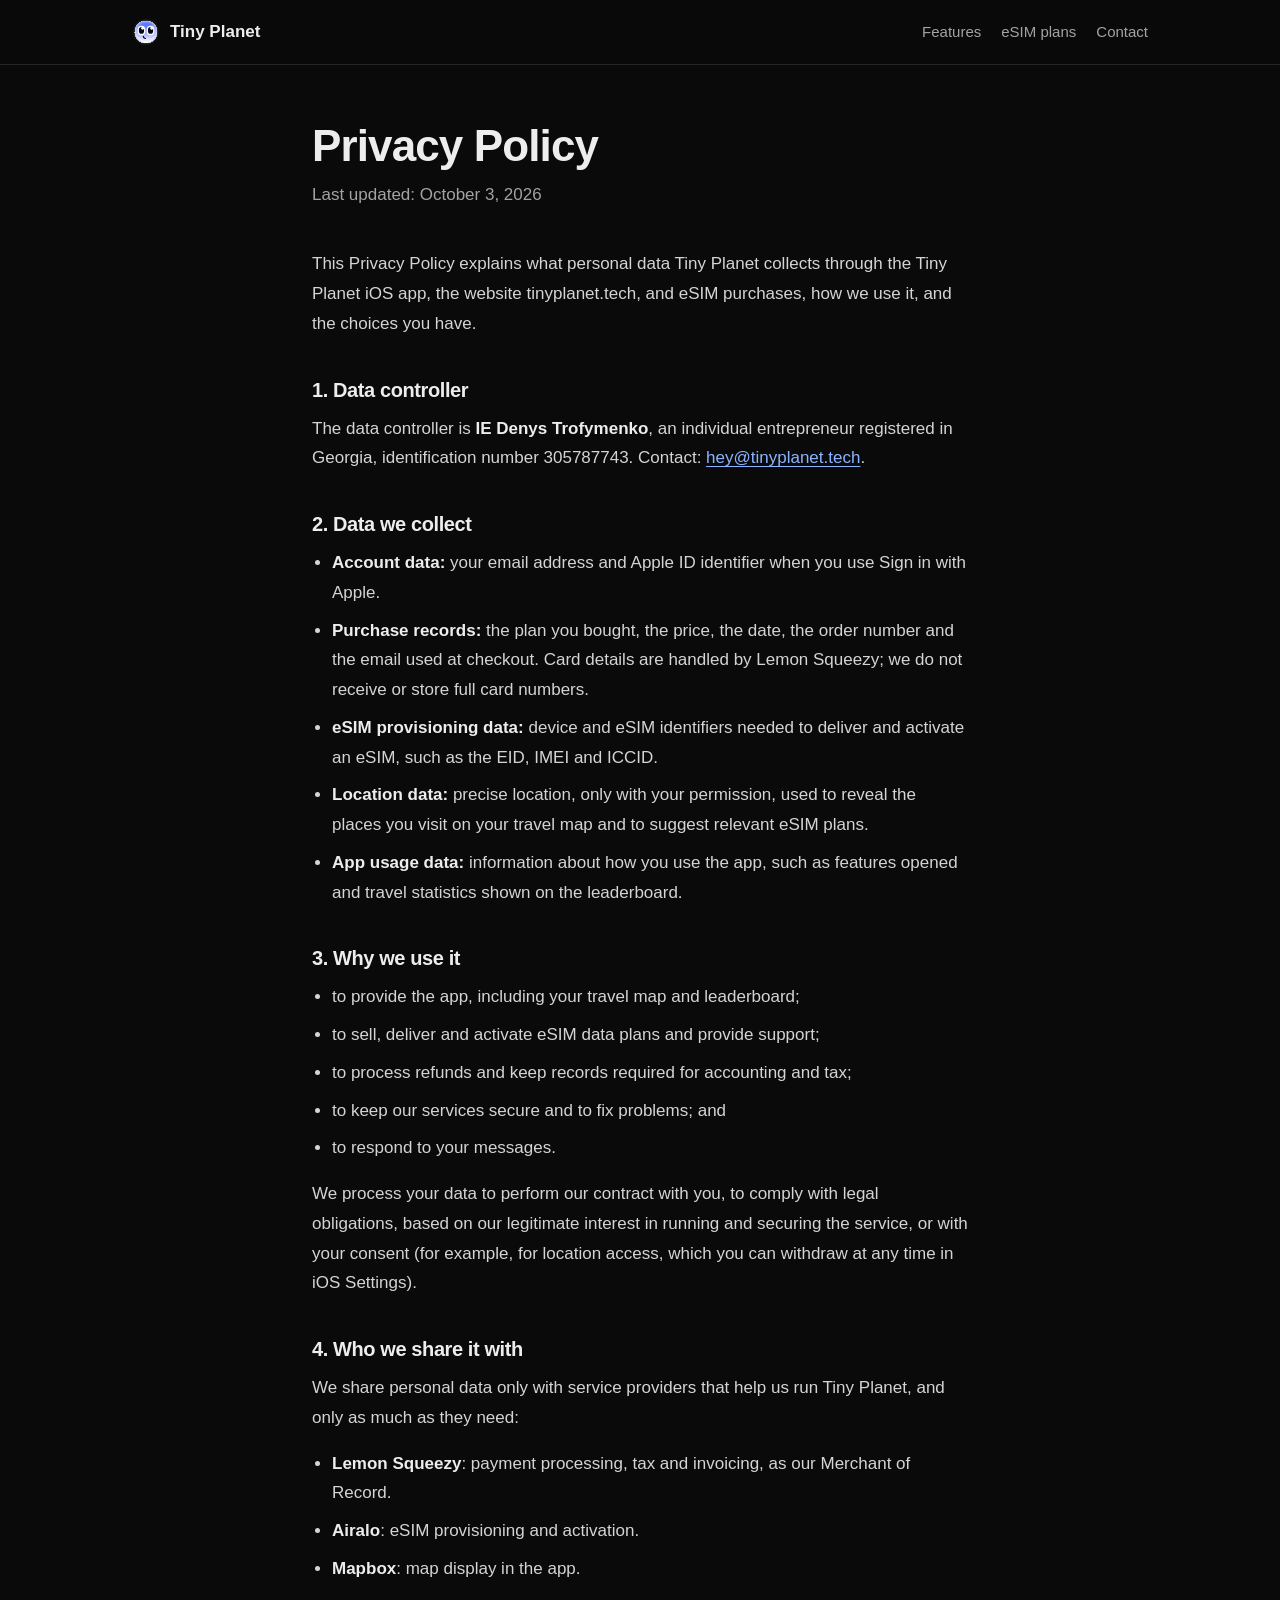
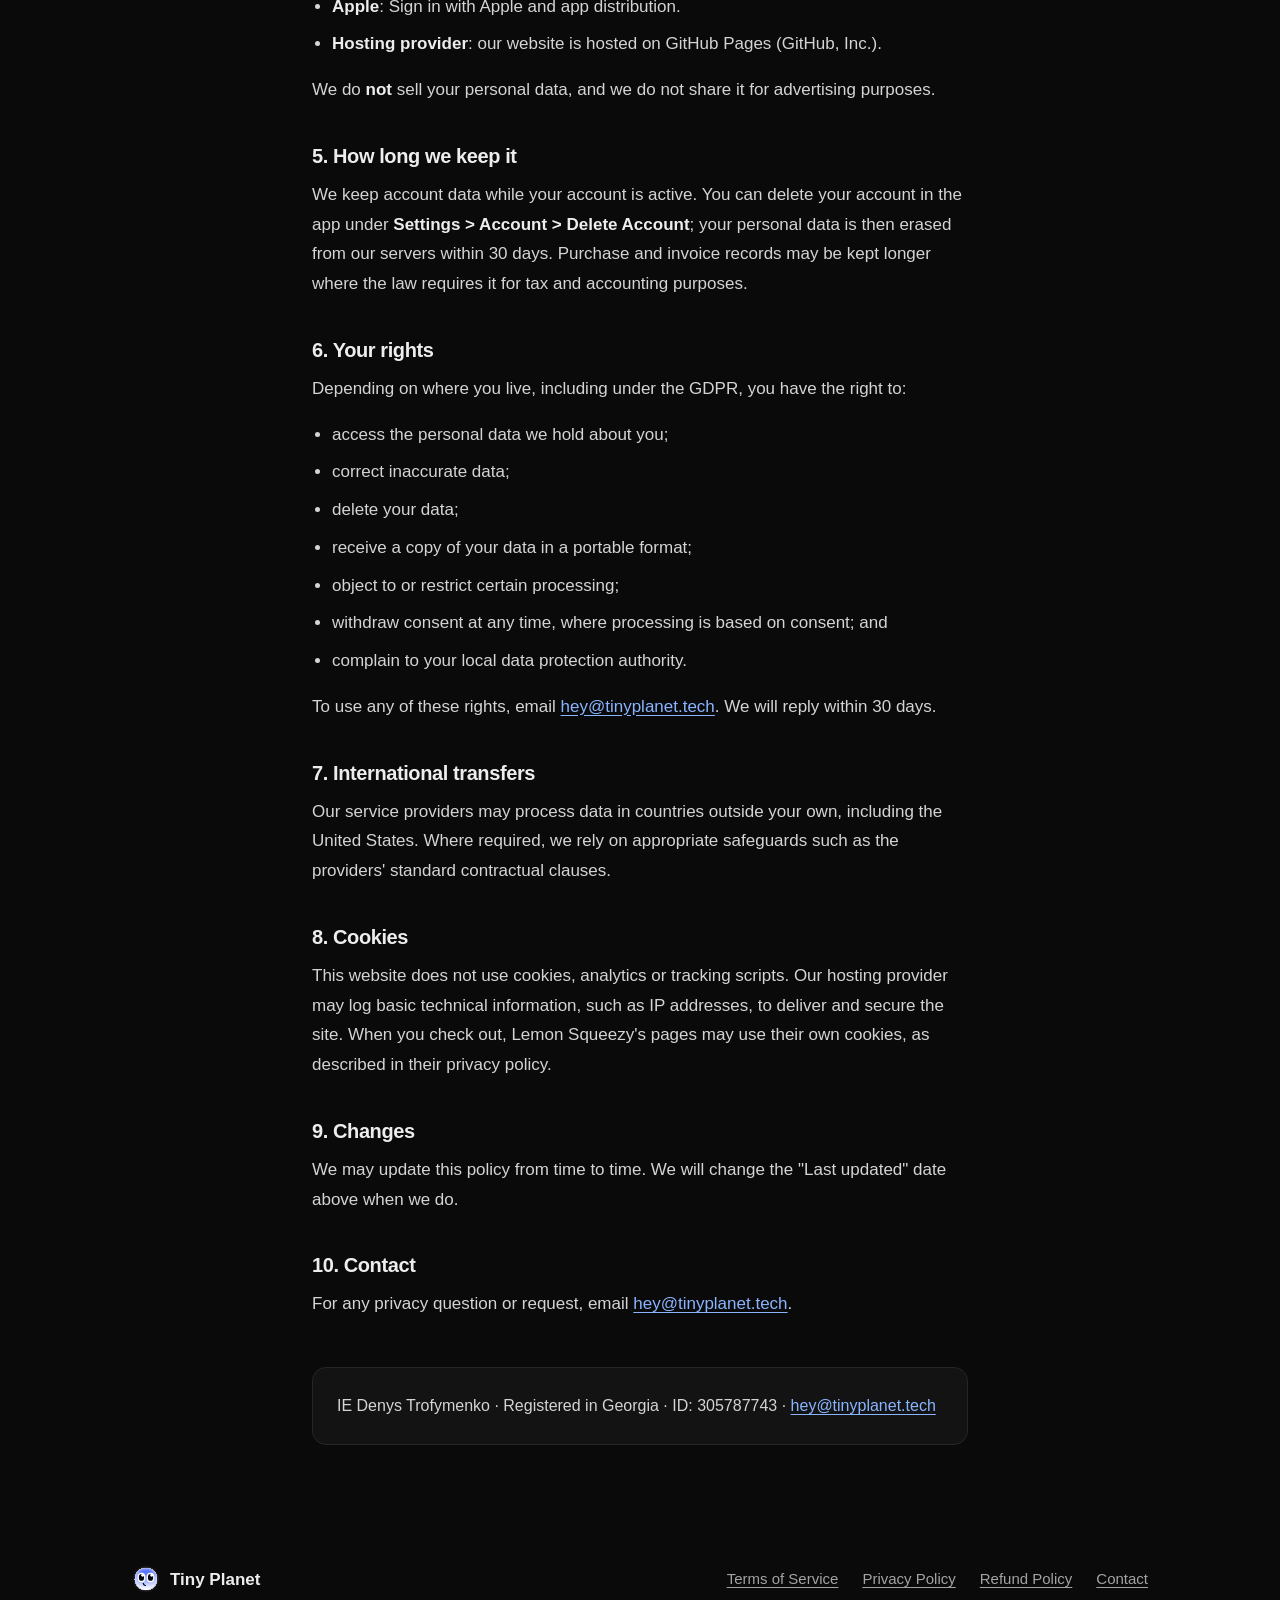
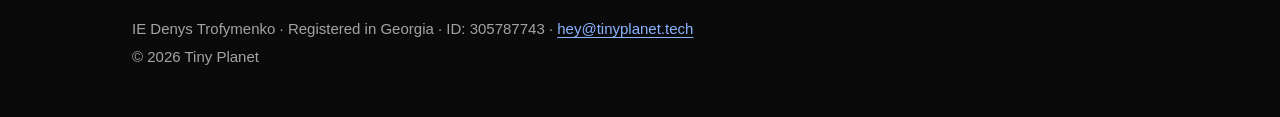
<file: privacy.html>
<!DOCTYPE html>
<html lang="en">
<head>
  <meta charset="UTF-8">
  <meta name="viewport" content="width=device-width, initial-scale=1">
  <title>Privacy Policy — Tiny Planet</title>
  <meta name="description" content="How Tiny Planet collects, uses and protects personal data in its iOS app, website and eSIM purchases.">
  <link rel="icon" href="assets/favicon.svg" type="image/svg+xml">
  <link rel="stylesheet" href="style.css">
</head>
<body>
  <a class="skip-link" href="#main">Skip to content</a>

  <header class="site-header">
    <div class="container">
      <a class="brand" href="index.html" aria-label="Tiny Planet home">
        <img src="assets/logo.svg" alt="" width="28" height="28">
        <span>Tiny Planet</span>
      </a>
      <nav class="nav" aria-label="Main">
        <a class="nav-optional" href="index.html#features">Features</a>
        <a href="index.html#esim">eSIM plans</a>
        <a href="mailto:hey@tinyplanet.tech">Contact</a>
      </nav>
    </div>
  </header>

  <main id="main" class="legal">
    <article>
      <div class="container">
        <!-- TODO: have this page reviewed by a lawyer before relying on it. -->
        <h1>Privacy Policy</h1>
        <p class="updated">Last updated: October 3, 2026</p>

        <p>This Privacy Policy explains what personal data Tiny Planet collects through the Tiny Planet iOS app, the website tinyplanet.tech, and eSIM purchases, how we use it, and the choices you have.</p>

        <h2>1. Data controller</h2>
        <p>The data controller is <strong>IE Denys Trofymenko</strong>, an individual entrepreneur registered in Georgia, identification number 305787743. Contact: <a href="mailto:hey@tinyplanet.tech">hey@tinyplanet.tech</a>.</p>

        <h2>2. Data we collect</h2>
        <ul>
          <li><strong>Account data:</strong> your email address and Apple ID identifier when you use Sign in with Apple.</li>
          <li><strong>Purchase records:</strong> the plan you bought, the price, the date, the order number and the email used at checkout. Card details are handled by Lemon Squeezy; we do not receive or store full card numbers.</li>
          <li><strong>eSIM provisioning data:</strong> device and eSIM identifiers needed to deliver and activate an eSIM, such as the EID, IMEI and ICCID.</li>
          <li><strong>Location data:</strong> precise location, only with your permission, used to reveal the places you visit on your travel map and to suggest relevant eSIM plans.</li>
          <li><strong>App usage data:</strong> information about how you use the app, such as features opened and travel statistics shown on the leaderboard.</li>
        </ul>
        <!-- TODO: confirm this list matches what the app actually collects (e.g. whether usage data is anonymized, whether the Travel AI Guide and SOS module mentioned in the previous policy are still part of the app). -->

        <h2>3. Why we use it</h2>
        <ul>
          <li>to provide the app, including your travel map and leaderboard;</li>
          <li>to sell, deliver and activate eSIM data plans and provide support;</li>
          <li>to process refunds and keep records required for accounting and tax;</li>
          <li>to keep our services secure and to fix problems; and</li>
          <li>to respond to your messages.</li>
        </ul>
        <p>We process your data to perform our contract with you, to comply with legal obligations, based on our legitimate interest in running and securing the service, or with your consent (for example, for location access, which you can withdraw at any time in iOS Settings).</p>

        <h2>4. Who we share it with</h2>
        <p>We share personal data only with service providers that help us run Tiny Planet, and only as much as they need:</p>
        <ul>
          <li><strong>Lemon Squeezy</strong>: payment processing, tax and invoicing, as our Merchant of Record.</li>
          <li><strong>Airalo</strong>: eSIM provisioning and activation.</li>
          <li><strong>Mapbox</strong>: map display in the app.</li>
          <li><strong>Apple</strong>: Sign in with Apple and app distribution.</li>
          <li><strong>Hosting provider</strong>: our website is hosted on GitHub Pages (GitHub, Inc.).</li>
        </ul>
        <!-- TODO: confirm the hosting provider for the website and for the app backend, and list it here. -->
        <!-- TODO: the previous policy also listed Amplitude (analytics) and Gemini / OpenAI (AI features). Add them back here if the app still uses them. It also listed "Stripe & Apple Pay"; add those only if in-app payments still run through them. -->
        <p>We do <strong>not</strong> sell your personal data, and we do not share it for advertising purposes.</p>

        <h2>5. How long we keep it</h2>
        <p>We keep account data while your account is active. You can delete your account in the app under <strong>Settings &gt; Account &gt; Delete Account</strong>; your personal data is then erased from our servers within 30 days. Purchase and invoice records may be kept longer where the law requires it for tax and accounting purposes.</p>
        <!-- TODO: state the exact retention period for purchase records if you have one. -->

        <h2>6. Your rights</h2>
        <p>Depending on where you live, including under the GDPR, you have the right to:</p>
        <ul>
          <li>access the personal data we hold about you;</li>
          <li>correct inaccurate data;</li>
          <li>delete your data;</li>
          <li>receive a copy of your data in a portable format;</li>
          <li>object to or restrict certain processing;</li>
          <li>withdraw consent at any time, where processing is based on consent; and</li>
          <li>complain to your local data protection authority.</li>
        </ul>
        <p>To use any of these rights, email <a href="mailto:hey@tinyplanet.tech?subject=Privacy%20request">hey@tinyplanet.tech</a>. We will reply within 30 days.</p>

        <h2>7. International transfers</h2>
        <p>Our service providers may process data in countries outside your own, including the United States. Where required, we rely on appropriate safeguards such as the providers' standard contractual clauses.</p>
        <!-- TODO: confirm which transfer safeguards your providers actually use. -->

        <h2>8. Cookies</h2>
        <p>This website does not use cookies, analytics or tracking scripts. Our hosting provider may log basic technical information, such as IP addresses, to deliver and secure the site. When you check out, Lemon Squeezy's pages may use their own cookies, as described in their privacy policy.</p>

        <h2>9. Changes</h2>
        <p>We may update this policy from time to time. We will change the "Last updated" date above when we do.</p>

        <h2>10. Contact</h2>
        <p>For any privacy question or request, email <a href="mailto:hey@tinyplanet.tech">hey@tinyplanet.tech</a>.</p>

        <div class="business-block">
          <p>IE Denys Trofymenko · Registered in Georgia · ID: 305787743 · <a href="mailto:hey@tinyplanet.tech">hey@tinyplanet.tech</a></p>
        </div>
      </div>
    </article>
  </main>

  <footer class="site-footer">
    <div class="container">
      <div class="footer-top">
        <a class="brand" href="index.html">
          <img src="assets/logo.svg" alt="" width="28" height="28">
          <span>Tiny Planet</span>
        </a>
        <ul class="footer-links">
          <li><a href="terms.html">Terms of Service</a></li>
          <li><a href="privacy.html">Privacy Policy</a></li>
          <li><a href="refund.html">Refund Policy</a></li>
          <li><a href="mailto:hey@tinyplanet.tech">Contact</a></li>
        </ul>
      </div>
      <p class="business">IE Denys Trofymenko · Registered in Georgia · ID: 305787743 · <a href="mailto:hey@tinyplanet.tech">hey@tinyplanet.tech</a></p>
      <p class="copyright">© 2026 Tiny Planet</p>
    </div>
  </footer>
</body>
</html>
</file>
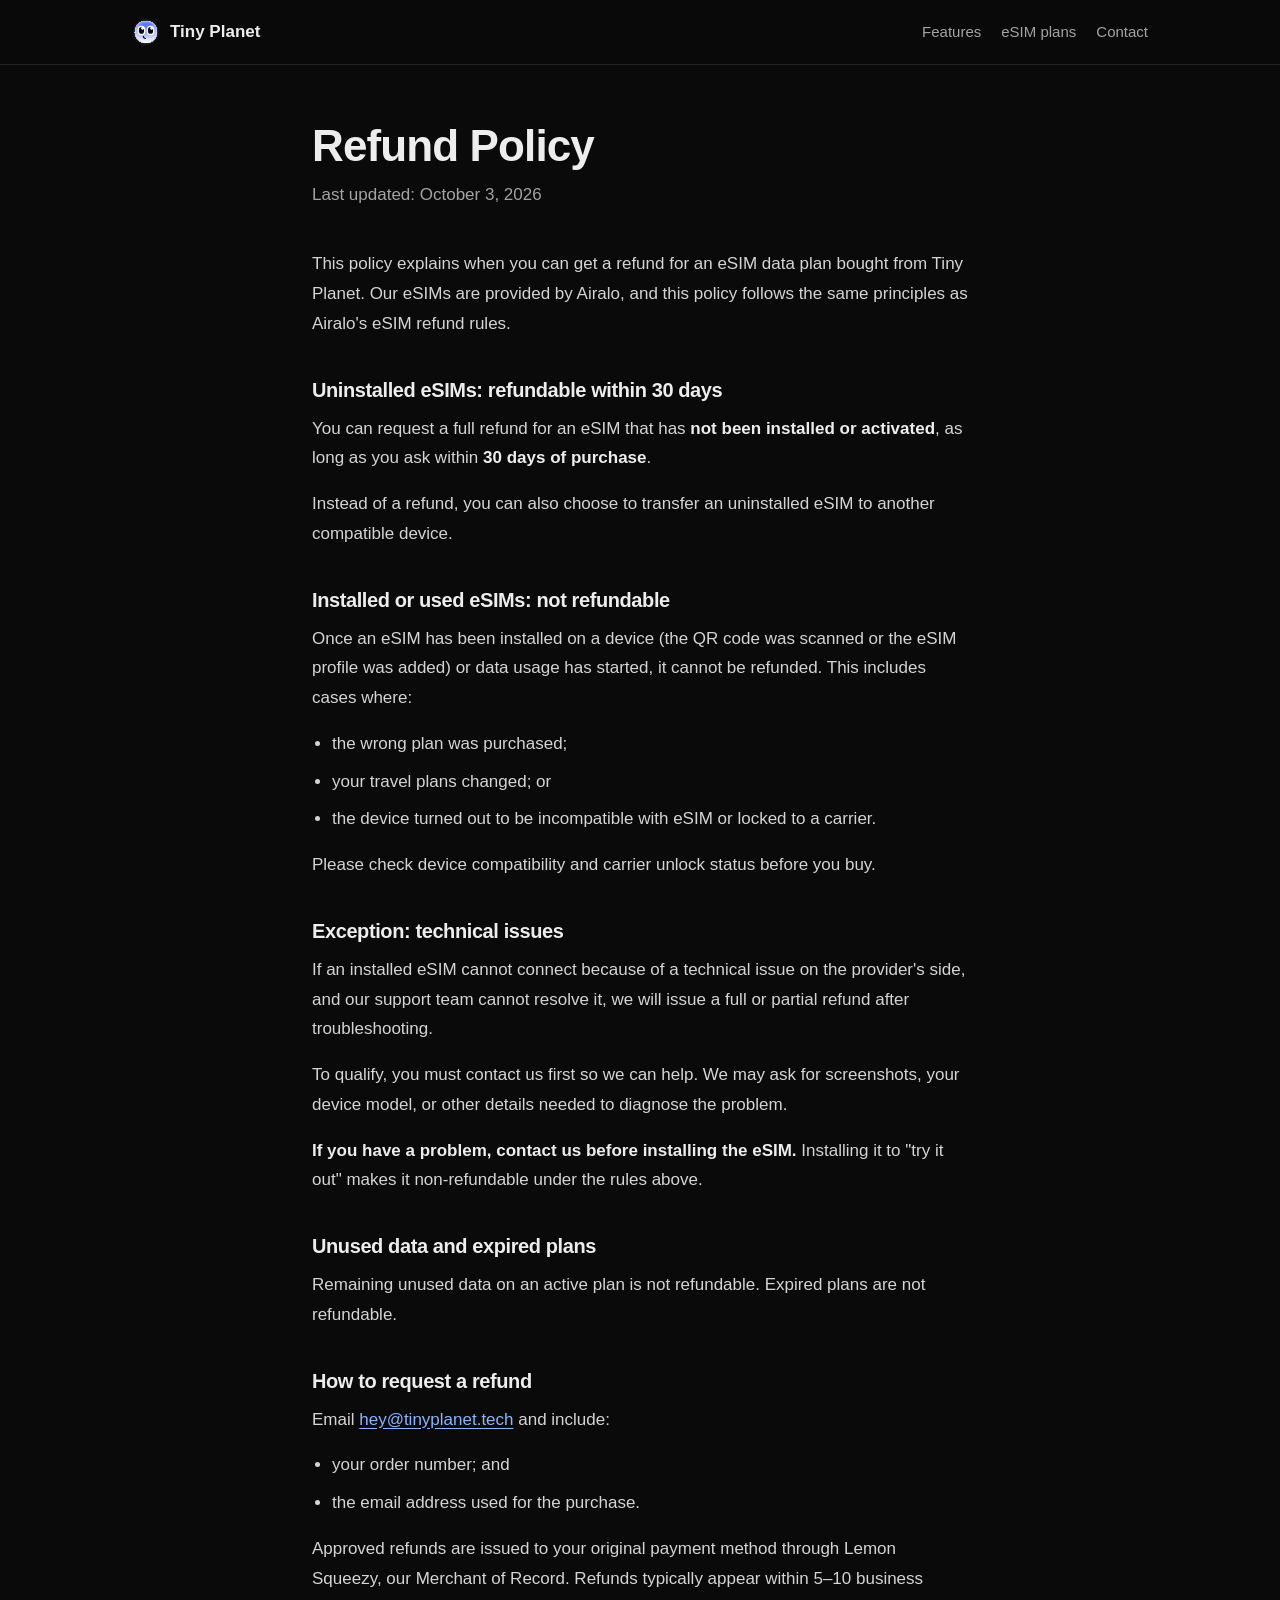
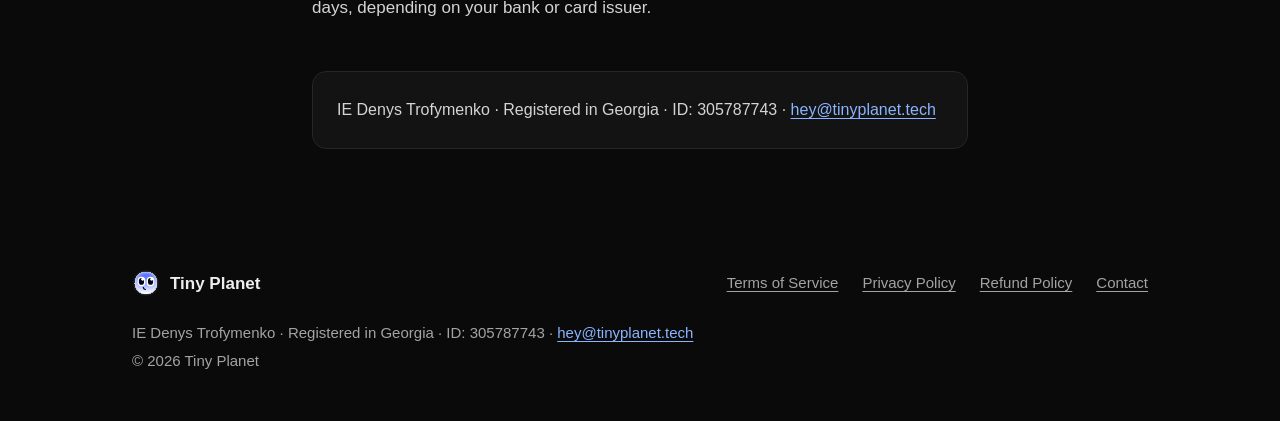
<file: refund.html>
<!DOCTYPE html>
<html lang="en">
<head>
  <meta charset="UTF-8">
  <meta name="viewport" content="width=device-width, initial-scale=1">
  <title>Refund Policy — Tiny Planet</title>
  <meta name="description" content="When Tiny Planet eSIM data plans can be refunded, and how to request a refund.">
  <link rel="icon" href="assets/favicon.svg" type="image/svg+xml">
  <link rel="stylesheet" href="style.css">
</head>
<body>
  <a class="skip-link" href="#main">Skip to content</a>

  <header class="site-header">
    <div class="container">
      <a class="brand" href="index.html" aria-label="Tiny Planet home">
        <img src="assets/logo.svg" alt="" width="28" height="28">
        <span>Tiny Planet</span>
      </a>
      <nav class="nav" aria-label="Main">
        <a class="nav-optional" href="index.html#features">Features</a>
        <a href="index.html#esim">eSIM plans</a>
        <a href="mailto:hey@tinyplanet.tech">Contact</a>
      </nav>
    </div>
  </header>

  <main id="main" class="legal">
    <article>
      <div class="container">
        <!-- TODO: have this page reviewed by a lawyer before relying on it. -->
        <h1>Refund Policy</h1>
        <p class="updated">Last updated: October 3, 2026</p>

        <p>This policy explains when you can get a refund for an eSIM data plan bought from Tiny Planet. Our eSIMs are provided by Airalo, and this policy follows the same principles as Airalo's eSIM refund rules.</p>

        <h2>Uninstalled eSIMs: refundable within 30 days</h2>
        <!-- TODO: verify the 30-day refund window against the Airalo partner terms. -->
        <p>You can request a full refund for an eSIM that has <strong>not been installed or activated</strong>, as long as you ask within <strong>30 days of purchase</strong>.</p>
        <p>Instead of a refund, you can also choose to transfer an uninstalled eSIM to another compatible device.</p>

        <h2>Installed or used eSIMs: not refundable</h2>
        <p>Once an eSIM has been installed on a device (the QR code was scanned or the eSIM profile was added) or data usage has started, it cannot be refunded. This includes cases where:</p>
        <ul>
          <li>the wrong plan was purchased;</li>
          <li>your travel plans changed; or</li>
          <li>the device turned out to be incompatible with eSIM or locked to a carrier.</li>
        </ul>
        <p>Please check device compatibility and carrier unlock status before you buy.</p>

        <h2>Exception: technical issues</h2>
        <p>If an installed eSIM cannot connect because of a technical issue on the provider's side, and our support team cannot resolve it, we will issue a full or partial refund after troubleshooting.</p>
        <p>To qualify, you must contact us first so we can help. We may ask for screenshots, your device model, or other details needed to diagnose the problem.</p>
        <p><strong>If you have a problem, contact us before installing the eSIM.</strong> Installing it to "try it out" makes it non-refundable under the rules above.</p>

        <h2>Unused data and expired plans</h2>
        <p>Remaining unused data on an active plan is not refundable. Expired plans are not refundable.</p>

        <h2>How to request a refund</h2>
        <p>Email <a href="mailto:hey@tinyplanet.tech?subject=Refund%20request">hey@tinyplanet.tech</a> and include:</p>
        <ul>
          <li>your order number; and</li>
          <li>the email address used for the purchase.</li>
        </ul>
        <p>Approved refunds are issued to your original payment method through Lemon Squeezy, our Merchant of Record. Refunds typically appear within 5–10 business days, depending on your bank or card issuer.</p>

        <div class="business-block">
          <p>IE Denys Trofymenko · Registered in Georgia · ID: 305787743 · <a href="mailto:hey@tinyplanet.tech">hey@tinyplanet.tech</a></p>
        </div>
      </div>
    </article>
  </main>

  <footer class="site-footer">
    <div class="container">
      <div class="footer-top">
        <a class="brand" href="index.html">
          <img src="assets/logo.svg" alt="" width="28" height="28">
          <span>Tiny Planet</span>
        </a>
        <ul class="footer-links">
          <li><a href="terms.html">Terms of Service</a></li>
          <li><a href="privacy.html">Privacy Policy</a></li>
          <li><a href="refund.html">Refund Policy</a></li>
          <li><a href="mailto:hey@tinyplanet.tech">Contact</a></li>
        </ul>
      </div>
      <p class="business">IE Denys Trofymenko · Registered in Georgia · ID: 305787743 · <a href="mailto:hey@tinyplanet.tech">hey@tinyplanet.tech</a></p>
      <p class="copyright">© 2026 Tiny Planet</p>
    </div>
  </footer>
</body>
</html>
</file>
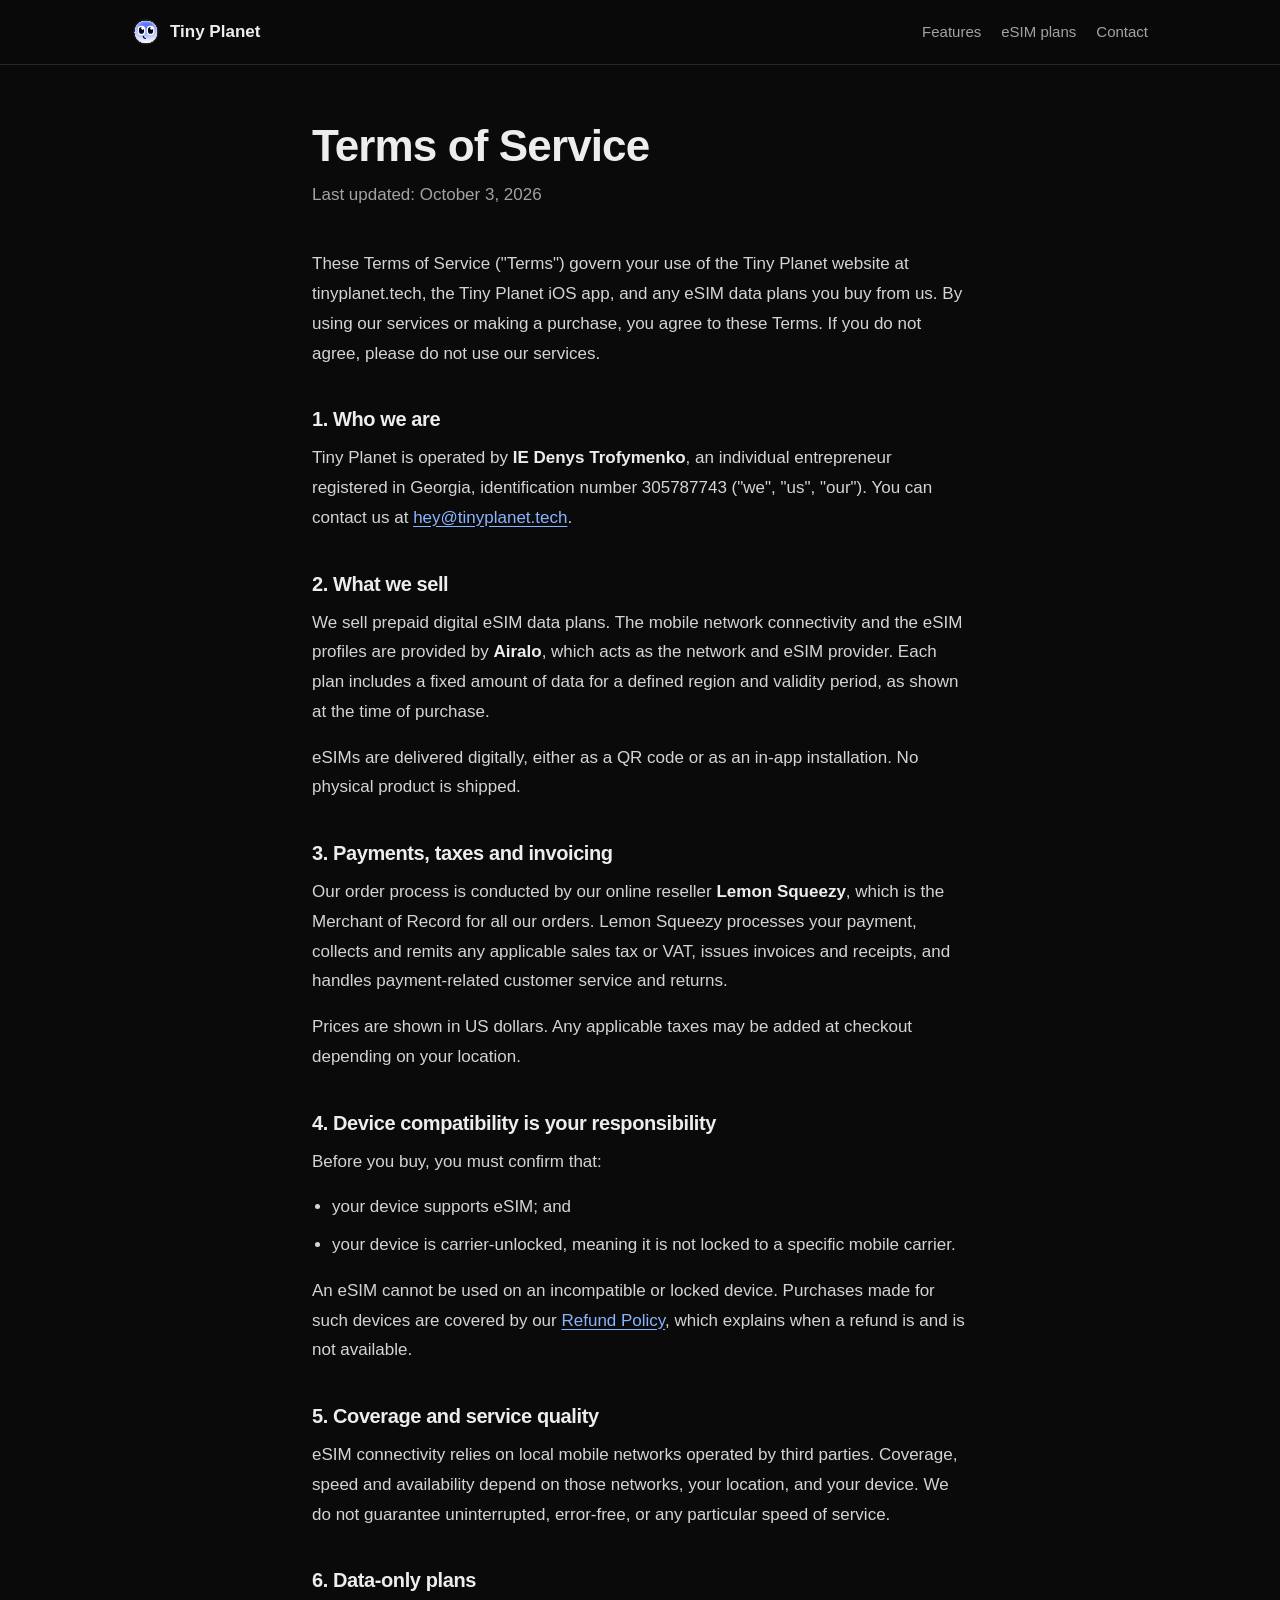
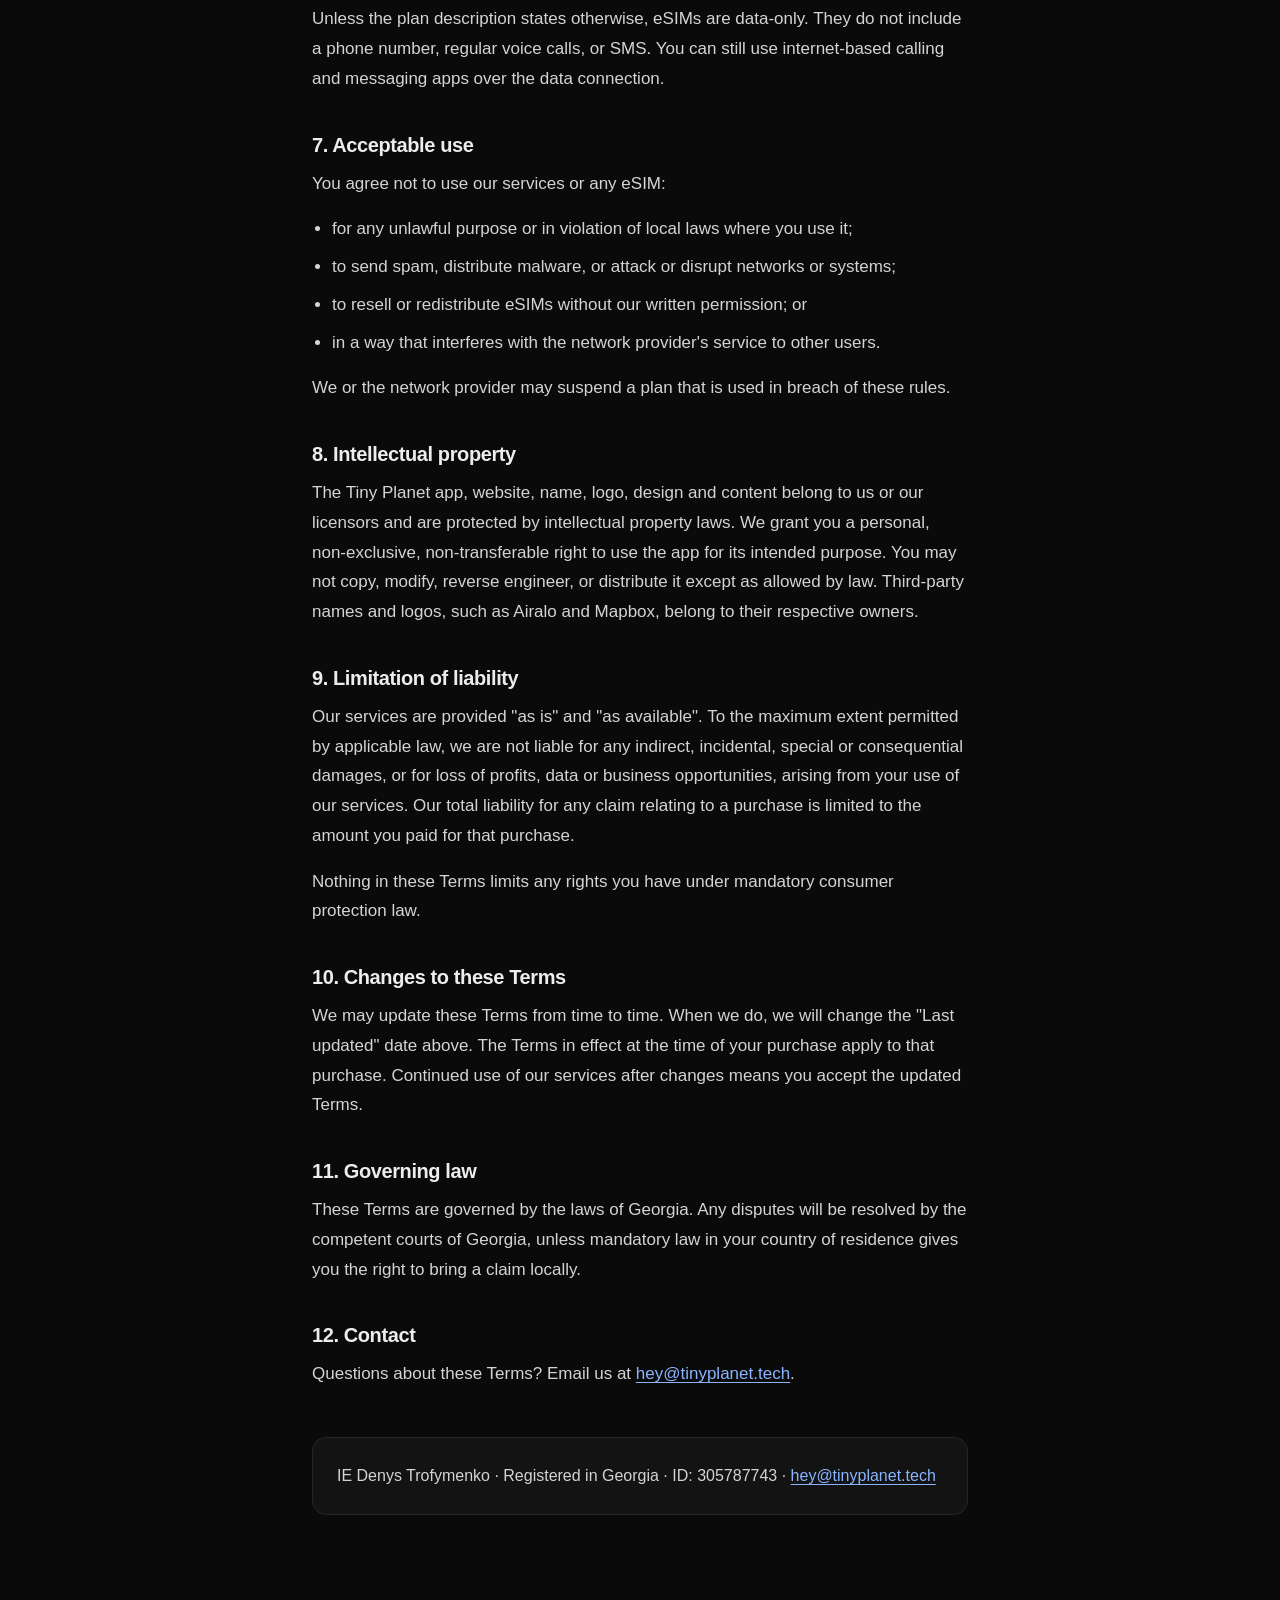
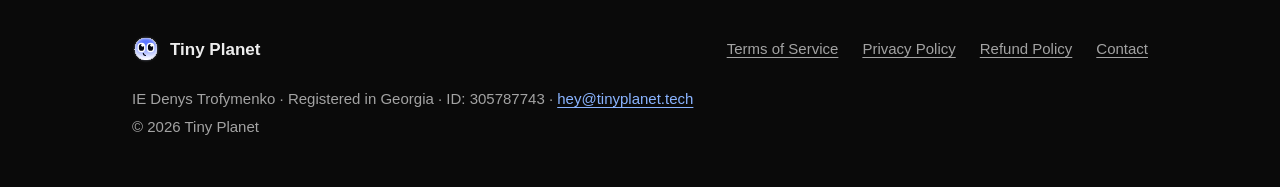
<file: terms.html>
<!DOCTYPE html>
<html lang="en">
<head>
  <meta charset="UTF-8">
  <meta name="viewport" content="width=device-width, initial-scale=1">
  <title>Terms of Service — Tiny Planet</title>
  <meta name="description" content="Terms of Service for Tiny Planet and its prepaid eSIM data plans, operated by IE Denys Trofymenko (Georgia).">
  <link rel="icon" href="assets/favicon.svg" type="image/svg+xml">
  <link rel="stylesheet" href="style.css">
</head>
<body>
  <a class="skip-link" href="#main">Skip to content</a>

  <header class="site-header">
    <div class="container">
      <a class="brand" href="index.html" aria-label="Tiny Planet home">
        <img src="assets/logo.svg" alt="" width="28" height="28">
        <span>Tiny Planet</span>
      </a>
      <nav class="nav" aria-label="Main">
        <a class="nav-optional" href="index.html#features">Features</a>
        <a href="index.html#esim">eSIM plans</a>
        <a href="mailto:hey@tinyplanet.tech">Contact</a>
      </nav>
    </div>
  </header>

  <main id="main" class="legal">
    <article>
      <div class="container">
        <!-- TODO: have this page reviewed by a lawyer before relying on it. -->
        <h1>Terms of Service</h1>
        <p class="updated">Last updated: October 3, 2026</p>

        <p>These Terms of Service ("Terms") govern your use of the Tiny Planet website at tinyplanet.tech, the Tiny Planet iOS app, and any eSIM data plans you buy from us. By using our services or making a purchase, you agree to these Terms. If you do not agree, please do not use our services.</p>

        <h2>1. Who we are</h2>
        <p>Tiny Planet is operated by <strong>IE Denys Trofymenko</strong>, an individual entrepreneur registered in Georgia, identification number 305787743 ("we", "us", "our"). You can contact us at <a href="mailto:hey@tinyplanet.tech">hey@tinyplanet.tech</a>.</p>

        <h2>2. What we sell</h2>
        <p>We sell prepaid digital eSIM data plans. The mobile network connectivity and the eSIM profiles are provided by <strong>Airalo</strong>, which acts as the network and eSIM provider. Each plan includes a fixed amount of data for a defined region and validity period, as shown at the time of purchase.</p>
        <!-- TODO: confirm validity periods for each plan and whether they start at purchase, installation, or first connection. -->
        <p>eSIMs are delivered digitally, either as a QR code or as an in-app installation. No physical product is shipped.</p>

        <h2>3. Payments, taxes and invoicing</h2>
        <p>Our order process is conducted by our online reseller <strong>Lemon Squeezy</strong>, which is the Merchant of Record for all our orders. Lemon Squeezy processes your payment, collects and remits any applicable sales tax or VAT, issues invoices and receipts, and handles payment-related customer service and returns.</p>
        <p>Prices are shown in US dollars. Any applicable taxes may be added at checkout depending on your location.</p>

        <h2>4. Device compatibility is your responsibility</h2>
        <p>Before you buy, you must confirm that:</p>
        <ul>
          <li>your device supports eSIM; and</li>
          <li>your device is carrier-unlocked, meaning it is not locked to a specific mobile carrier.</li>
        </ul>
        <p>An eSIM cannot be used on an incompatible or locked device. Purchases made for such devices are covered by our <a href="refund.html">Refund Policy</a>, which explains when a refund is and is not available.</p>

        <h2>5. Coverage and service quality</h2>
        <p>eSIM connectivity relies on local mobile networks operated by third parties. Coverage, speed and availability depend on those networks, your location, and your device. We do not guarantee uninterrupted, error-free, or any particular speed of service.</p>

        <h2>6. Data-only plans</h2>
        <p>Unless the plan description states otherwise, eSIMs are data-only. They do not include a phone number, regular voice calls, or SMS. You can still use internet-based calling and messaging apps over the data connection.</p>

        <h2>7. Acceptable use</h2>
        <p>You agree not to use our services or any eSIM:</p>
        <ul>
          <li>for any unlawful purpose or in violation of local laws where you use it;</li>
          <li>to send spam, distribute malware, or attack or disrupt networks or systems;</li>
          <li>to resell or redistribute eSIMs without our written permission; or</li>
          <li>in a way that interferes with the network provider's service to other users.</li>
        </ul>
        <p>We or the network provider may suspend a plan that is used in breach of these rules.</p>

        <h2>8. Intellectual property</h2>
        <p>The Tiny Planet app, website, name, logo, design and content belong to us or our licensors and are protected by intellectual property laws. We grant you a personal, non-exclusive, non-transferable right to use the app for its intended purpose. You may not copy, modify, reverse engineer, or distribute it except as allowed by law. Third-party names and logos, such as Airalo and Mapbox, belong to their respective owners.</p>

        <h2>9. Limitation of liability</h2>
        <p>Our services are provided "as is" and "as available". To the maximum extent permitted by applicable law, we are not liable for any indirect, incidental, special or consequential damages, or for loss of profits, data or business opportunities, arising from your use of our services. Our total liability for any claim relating to a purchase is limited to the amount you paid for that purchase.</p>
        <p>Nothing in these Terms limits any rights you have under mandatory consumer protection law.</p>

        <h2>10. Changes to these Terms</h2>
        <p>We may update these Terms from time to time. When we do, we will change the "Last updated" date above. The Terms in effect at the time of your purchase apply to that purchase. Continued use of our services after changes means you accept the updated Terms.</p>

        <h2>11. Governing law</h2>
        <p>These Terms are governed by the laws of Georgia. Any disputes will be resolved by the competent courts of Georgia, unless mandatory law in your country of residence gives you the right to bring a claim locally.</p>

        <h2>12. Contact</h2>
        <p>Questions about these Terms? Email us at <a href="mailto:hey@tinyplanet.tech">hey@tinyplanet.tech</a>.</p>

        <div class="business-block">
          <p>IE Denys Trofymenko · Registered in Georgia · ID: 305787743 · <a href="mailto:hey@tinyplanet.tech">hey@tinyplanet.tech</a></p>
        </div>
      </div>
    </article>
  </main>

  <footer class="site-footer">
    <div class="container">
      <div class="footer-top">
        <a class="brand" href="index.html">
          <img src="assets/logo.svg" alt="" width="28" height="28">
          <span>Tiny Planet</span>
        </a>
        <ul class="footer-links">
          <li><a href="terms.html">Terms of Service</a></li>
          <li><a href="privacy.html">Privacy Policy</a></li>
          <li><a href="refund.html">Refund Policy</a></li>
          <li><a href="mailto:hey@tinyplanet.tech">Contact</a></li>
        </ul>
      </div>
      <p class="business">IE Denys Trofymenko · Registered in Georgia · ID: 305787743 · <a href="mailto:hey@tinyplanet.tech">hey@tinyplanet.tech</a></p>
      <p class="copyright">© 2026 Tiny Planet</p>
    </div>
  </footer>
</body>
</html>
</file>
<file: style.css>
/* Tiny Planet — minimal dark theme */

:root {
  color-scheme: dark;
  --bg: #0a0a0a;
  --surface: #131313;
  --border: #262626;
  --text: #ededed;
  --muted: #a3a3a3;
  --accent: #8ab4ff;
  --accent-ink: #0a0a0a;
  --radius: 14px;
  --max: 1080px;
  --font: -apple-system, BlinkMacSystemFont, "SF Pro Text", "Segoe UI", Roboto, "Helvetica Neue", Arial, sans-serif;
}

*,
*::before,
*::after { box-sizing: border-box; }

html { scroll-behavior: smooth; -webkit-text-size-adjust: 100%; }

@media (prefers-reduced-motion: reduce) {
  html { scroll-behavior: auto; }
}

body {
  margin: 0;
  background: var(--bg);
  color: var(--text);
  font-family: var(--font);
  font-size: 1rem;
  line-height: 1.6;
  -webkit-font-smoothing: antialiased;
}

img, svg { display: block; max-width: 100%; }

a { color: var(--accent); text-underline-offset: 3px; }
a:hover { color: var(--text); }

:focus-visible { outline: 2px solid var(--accent); outline-offset: 3px; border-radius: 4px; }

h1, h2, h3 { line-height: 1.15; letter-spacing: -0.02em; margin: 0; font-weight: 650; }

.container { width: 100%; max-width: var(--max); margin: 0 auto; padding: 0 20px; }

.skip-link {
  position: absolute; left: 16px; top: -48px;
  background: var(--accent); color: var(--accent-ink);
  padding: 8px 12px; border-radius: 8px; z-index: 100;
}
.skip-link:focus { top: 12px; }

/* Header */
.site-header {
  position: sticky; top: 0; z-index: 50;
  background: rgba(10, 10, 10, 0.92);
  border-bottom: 1px solid var(--border);
}
.site-header .container {
  display: flex; align-items: center; justify-content: space-between;
  gap: 16px; min-height: 64px;
}
.brand {
  display: inline-flex; align-items: center; gap: 10px;
  color: var(--text); text-decoration: none; font-weight: 650; font-size: 1.0625rem;
}
.brand:hover { color: var(--text); }
.brand img { width: 28px; height: 28px; border-radius: 7px; }
.nav { display: flex; gap: 20px; }
.nav a { color: var(--muted); text-decoration: none; font-size: 0.9375rem; }
.nav a:hover { color: var(--text); }

/* Buttons & badges */
.btn {
  display: inline-flex; align-items: center; justify-content: center;
  min-height: 44px; padding: 10px 22px;
  border-radius: 999px; border: 1px solid transparent;
  font: inherit; font-weight: 600; font-size: 0.9375rem;
  text-decoration: none; cursor: pointer;
}
.btn-primary { background: var(--accent); color: var(--accent-ink); }
.btn-primary:hover { background: var(--text); color: var(--accent-ink); }
.btn-secondary { border-color: var(--border); color: var(--text); }
.btn-secondary:hover { border-color: var(--muted); color: var(--text); }

.badge {
  display: inline-flex; align-items: center; gap: 10px;
  min-height: 44px; padding: 10px 20px;
  border: 1px solid var(--border); border-radius: 999px;
  color: var(--text); font-weight: 600; font-size: 0.9375rem;
}
.badge svg { width: 18px; height: 18px; }

/* Sections */
section { padding: 72px 0; }
.section-title { font-size: clamp(1.75rem, 4vw, 2.25rem); margin-bottom: 12px; }
.section-lead { color: var(--muted); max-width: 40rem; margin: 0 0 40px; font-size: 1.0625rem; }
.eyebrow {
  color: var(--muted); font-size: 0.8125rem; font-weight: 600;
  letter-spacing: 0.14em; text-transform: uppercase; margin: 0 0 12px;
}

/* Hero */
.hero { padding: 64px 0 40px; }
.hero .container { display: grid; gap: 48px; align-items: center; }
.hero h1 { font-size: clamp(2.5rem, 8vw, 4.25rem); letter-spacing: -0.035em; margin-bottom: 20px; }
.hero p { color: var(--muted); font-size: 1.1875rem; max-width: 34rem; margin: 0 0 32px; }
.hero-actions { display: flex; flex-wrap: wrap; gap: 12px; }
.mockup {
  position: relative;
  align-self: center;
  height: max-content;
  width: min(300px, 80%); margin: 0 auto;
  padding: 10px;
  background: #1c1c1c;
  border: 1px solid #3a3a3a;
  border-radius: 48px;
}
.mockup img {
  width: 100%; height: auto;
  aspect-ratio: 1024 / 2227;
  object-fit: cover;
  border-radius: 38px;
}
/* Dynamic Island */
.mockup::after {
  content: ""; position: absolute;
  top: calc(10px + 1.6%); left: 50%; transform: translateX(-50%);
  width: 30%; height: 3.4%;
  background: #000; border-radius: 999px;
}

/* Features */
.grid-3 { display: grid; gap: 16px; }
.card {
  background: var(--surface); border: 1px solid var(--border);
  border-radius: var(--radius); padding: 28px;
}
.feature svg { width: 28px; height: 28px; color: var(--accent); margin-bottom: 20px; }
.feature h3 { font-size: 1.25rem; margin-bottom: 8px; }
.feature p { color: var(--muted); margin: 0; }

/* eSIM plans carousel */
.esim-viewport {
  overflow-x: auto; /* fallback without JS/Embla: native swipe */
  scrollbar-width: none;
  margin: 0 -20px; padding: 0 20px; /* let cards bleed to the screen edge on mobile */
}
.esim-viewport::-webkit-scrollbar { display: none; }
.is-enhanced .esim-viewport { overflow: hidden; }
.esim-track { display: flex; touch-action: pan-y pinch-zoom; margin-left: -12px; }
.esim-slide { flex: 0 0 84%; min-width: 0; padding-left: 12px; display: flex; }
.esim-card {
  flex: 1;
  display: flex; flex-direction: column;
  min-height: 196px;
  padding: 22px;
  background: var(--surface);
  border: 1px solid var(--border);
  border-radius: var(--radius);
  user-select: none; -webkit-user-select: none;
}
.is-enhanced .esim-viewport { cursor: grab; }
.esim-flag { width: 36px; height: 36px; border-radius: 10px; margin-bottom: 18px; }
.esim-card h3 { font-size: 1.125rem; }
.esim-meta { color: var(--muted); font-size: 0.9375rem; margin: 4px 0 20px; }
.esim-foot { margin-top: auto; }
.esim-price { font-size: 1.75rem; font-weight: 650; letter-spacing: -0.02em; line-height: 1; }

.esim-controls { display: flex; justify-content: flex-end; gap: 8px; margin-top: 16px; }
.icon-btn {
  display: inline-flex; align-items: center; justify-content: center;
  width: 44px; height: 44px; padding: 0;
  background: transparent; color: var(--text);
  border: 1px solid var(--border); border-radius: 999px;
  cursor: pointer;
}
.icon-btn:hover { border-color: var(--muted); }
.icon-btn svg { width: 18px; height: 18px; }
.icon-btn .icon-play,
.icon-btn[data-state="paused"] .icon-pause { display: none; }
.icon-btn[data-state="paused"] .icon-play { display: block; }
.esim-controls [data-esim-toggle] { margin-right: auto; }
.esim-controls [data-esim-toggle][hidden] { display: none; }

.payment-note { color: var(--muted); font-size: 0.9375rem; margin: 24px 0 0; }

/* Powered by */
.powered { border-top: 1px solid var(--border); border-bottom: 1px solid var(--border); padding: 56px 0; }
.powered .container { display: flex; flex-direction: column; align-items: center; justify-content: center; text-align: center; }
.logos {
  display: flex; flex-wrap: wrap; align-items: center; justify-content: center;
  gap: 32px 64px; list-style: none; padding: 0; margin: 8px 0 0;
}
.logos li { display: flex; align-items: center; justify-content: center; }
.logos img { height: 28px; width: auto; filter: brightness(0) invert(1); opacity: 0.85; }

/* Footer */
.site-footer { padding: 48px 0; color: var(--muted); font-size: 0.9375rem; }
.footer-top { display: flex; flex-direction: column; gap: 20px; margin-bottom: 24px; }
.footer-links { display: flex; flex-wrap: wrap; gap: 8px 24px; list-style: none; padding: 0; margin: 0; }
.footer-links a { color: var(--muted); }
.footer-links a:hover { color: var(--text); }
.business { margin: 0 0 4px; }
.copyright { margin: 0; }

/* Legal pages */
.legal { padding: 56px 0 72px; }
.legal .container { max-width: 720px; }
.legal h1 { font-size: clamp(2rem, 6vw, 2.75rem); margin-bottom: 8px; }
.legal .updated { color: var(--muted); margin: 0 0 40px; }
.legal h2 { font-size: 1.25rem; margin: 40px 0 12px; }
.legal p, .legal li { color: #d4d4d4; font-size: 1.0625rem; line-height: 1.75; }
.legal p { margin: 0 0 16px; }
.legal ul { padding-left: 1.25rem; margin: 0 0 16px; }
.legal li { margin-bottom: 8px; }
.legal strong { color: var(--text); font-weight: 600; }
.business-block {
  margin-top: 48px; padding: 24px;
  background: var(--surface); border: 1px solid var(--border); border-radius: var(--radius);
}
.business-block p { margin: 0; font-size: 1rem; }

/* Breakpoints */
@media (max-width: 479px) {
  .nav { gap: 14px; }
  .nav .nav-optional { display: none; }
}

@media (min-width: 768px) {
  .container { padding: 0 32px; }
  section { padding: 96px 0; }
  .hero { padding: 96px 0 64px; }
  .hero .container { grid-template-columns: 1.2fr 0.8fr; }
  .grid-3 { grid-template-columns: repeat(3, 1fr); }
  .esim-viewport { margin: 0; padding: 0; }
  .esim-slide { flex-basis: 40%; }
  .footer-top { flex-direction: row; justify-content: space-between; align-items: center; }
}

@media (min-width: 1024px) {
  .esim-slide { flex-basis: 25%; }
}
</file>
